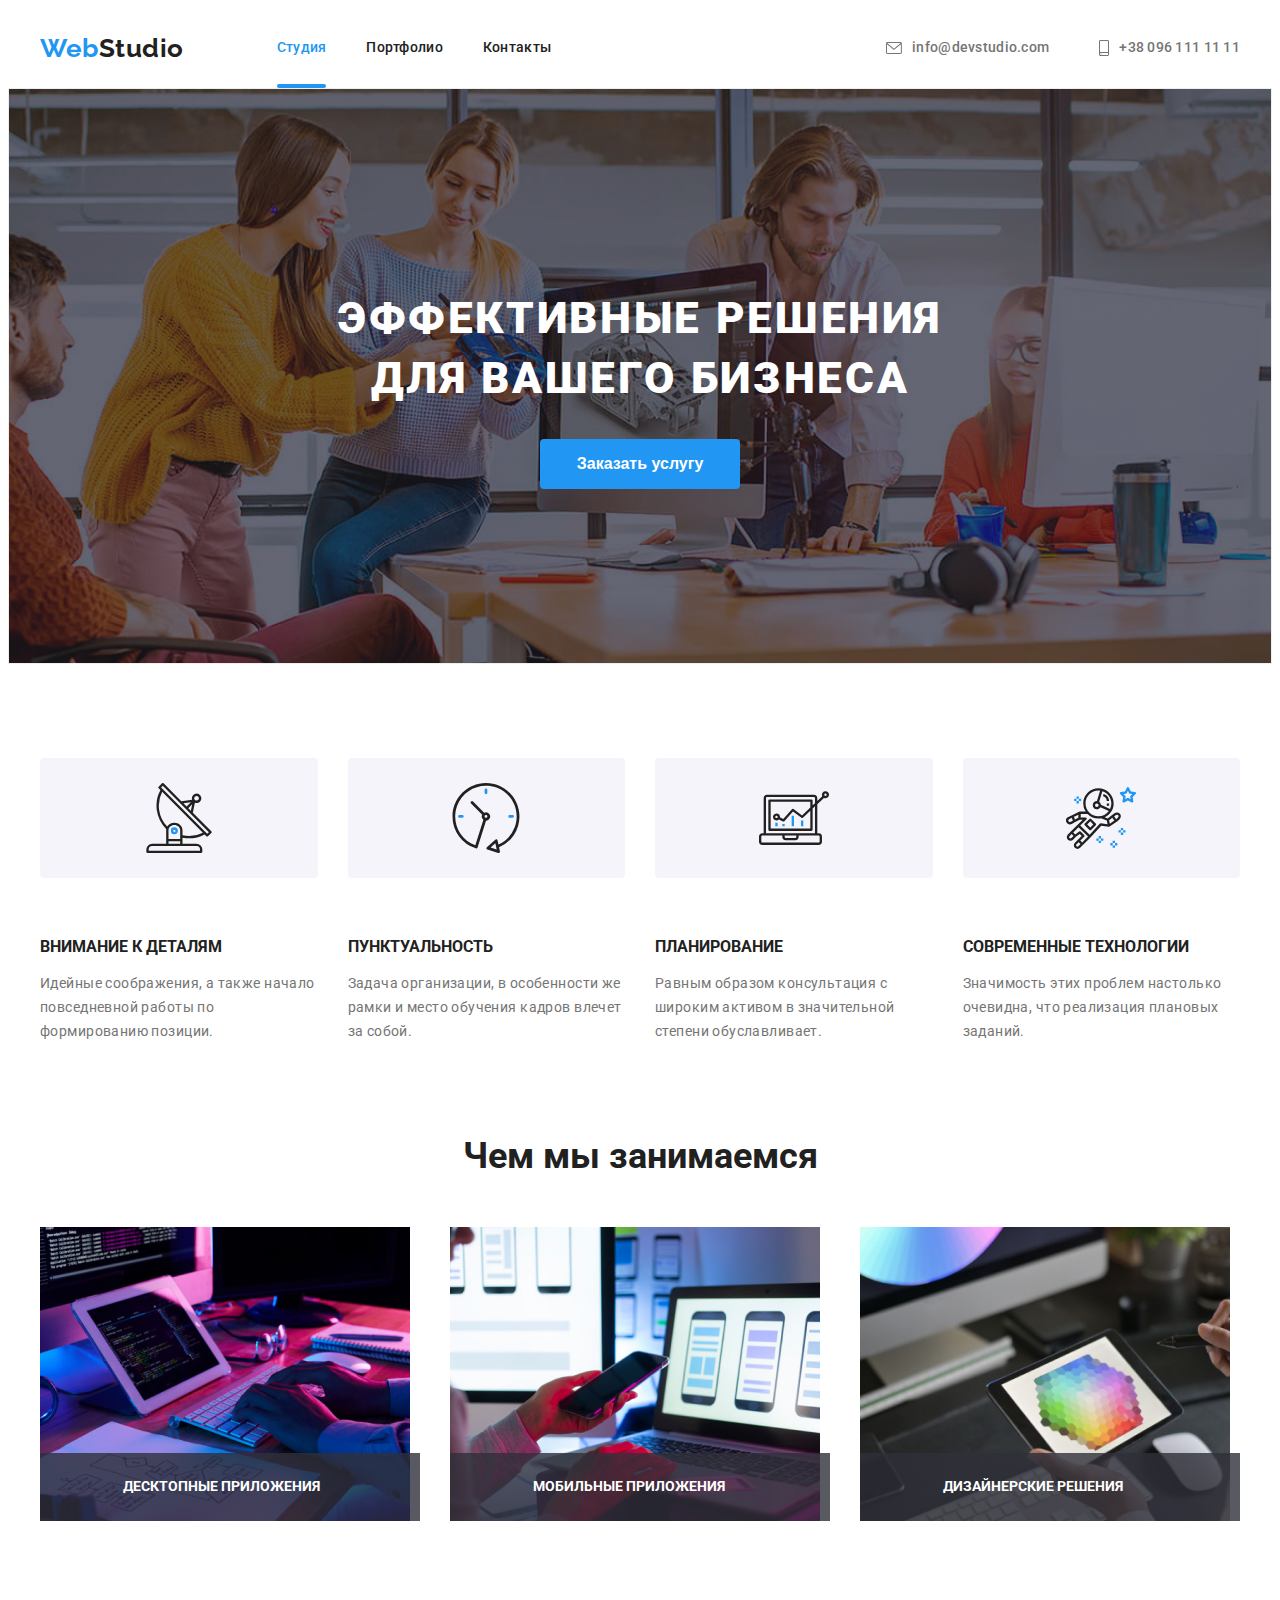
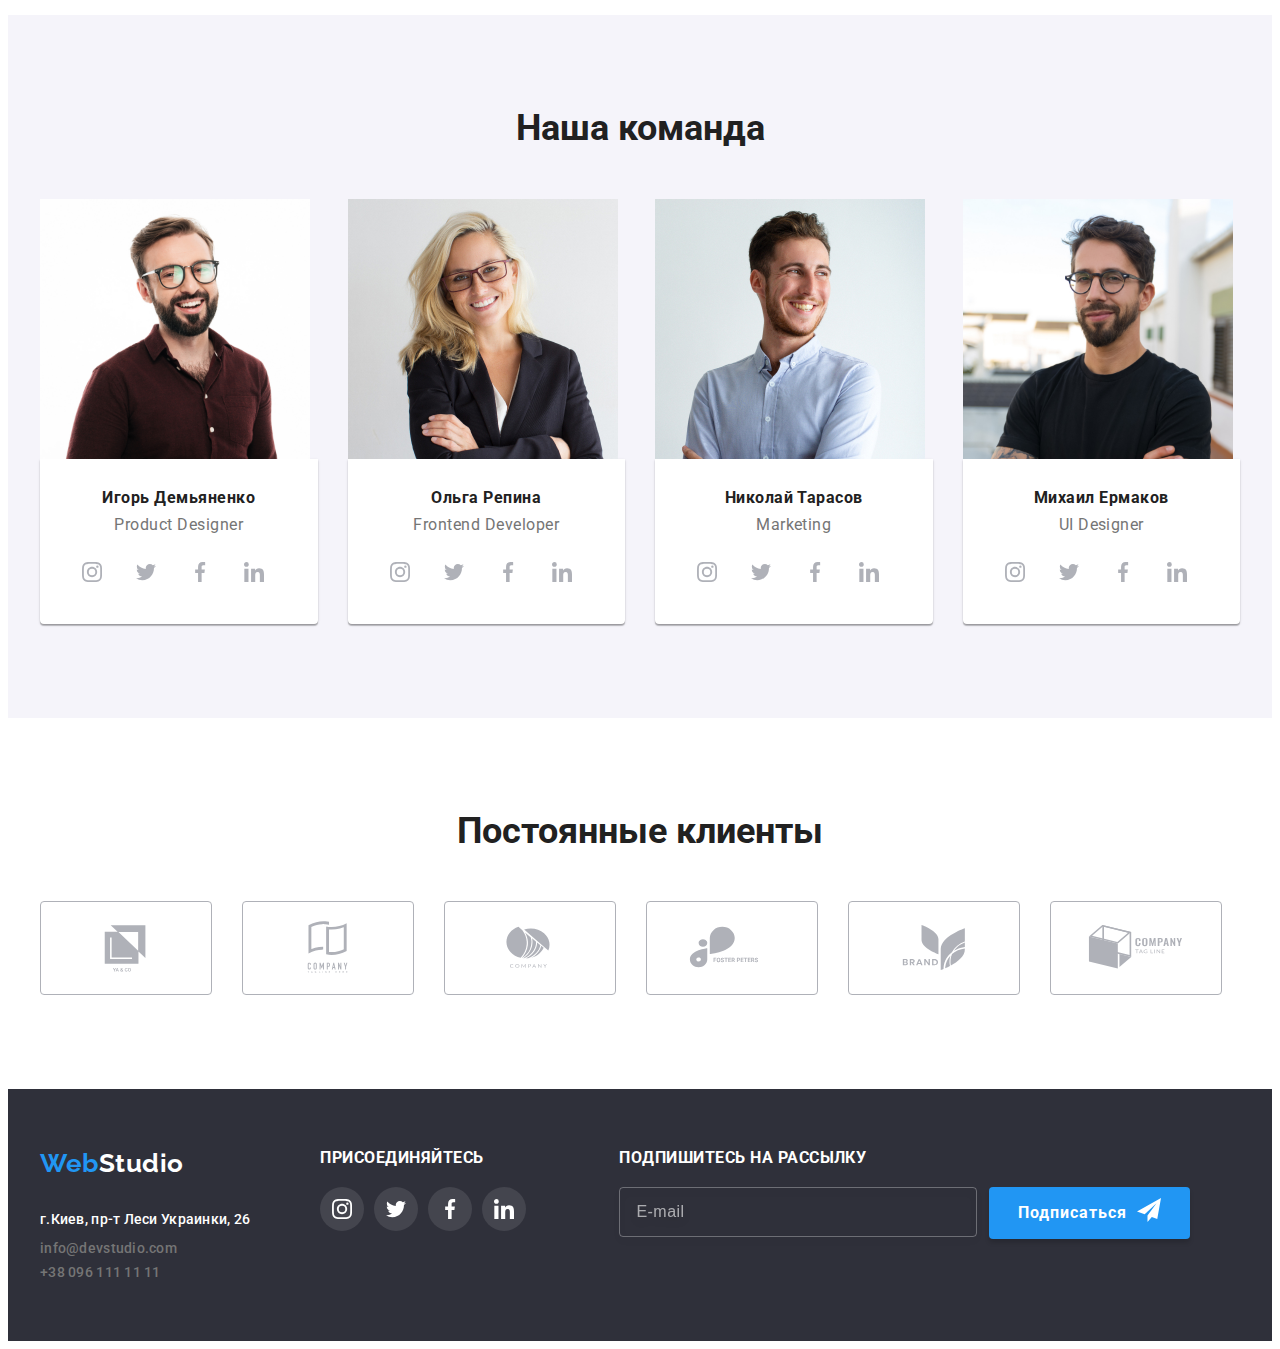
<file: index.html>
<!DOCTYPE html>
    <html lang="ru">
    <head>
        <meta charset="UTF-8">
        <meta http-equiv="X-UA-Compatible" content="IE=edge">
        <meta name="viewport" content="width=device-width, initial-scale=1.0">
        <title>HOMEWORK6</title>
        <link href="https://fonts.googleapis.com/css2?family=Raleway:wght@700&family=Roboto:wght@400;500;700;900&display=swap" 
        rel="stylesheet">
        <link rel="stylesheet" href="https://cdnjs.cloudflare.com/ajax/libs/modern-normalize/1.1.0/modern-normalize.min.css" integrity="sha512-wpPYUAdjBVSE4KJnH1VR1HeZfpl1ub8YT/NKx4PuQ5NmX2tKuGu6U/JRp5y+Y8XG2tV+wKQpNHVUX03MfMFn9Q==" crossorigin="anonymous" referrerpolicy="no-referrer" />
        <link rel="stylesheet" href="css/styles.css">


    </head>

    <body>
    <header>
        <div class="main-nav container">
        <nav class="main-nav">
        <a href="" class="logo"><span class="letters">Web</span><span>Studio</span></a>
        <ul class="nav-list">
            <li class="navigate"><a href="./index.html" class="link-current">Студия</a></li>
            <li class="navigate"><a href="./portfolio.html" class="link">Портфолио</a></li>
            <li class="navigate"><a href="" class="link">Контакты</a></li>
        </ul>
        </nav>  
            <ul class="contact-info">   
            <li class="navigate">
                <a class="comunication" href="mailto:info@devstudio.com">
                    <svg class="letter" width="16" height="12">
                    <use href="./images/icons.svg#letter">
                    </use>
                </svg>
                    info@devstudio.com</a>
            </li>
            <li class="navigate"><a class="comunication" href="tel:+380961111111">
                <svg class="smartphone" width="10" height="16">
                    <use href="./images/icons.svg#smartphone">
                    </use>
                </svg>
                +38 096 111 11 11</a>
            </li>
    </ul>
</div>
    </header>
    <main>
    <!-- cекция hero -->
        <section class="hero">
            <div class="container">
            <h1 class="main-header">Эффективные решения<br>для вашего бизнеса</h1>
            <button type="button" class="btn-link" data-modal-open>Заказать услугу</button>
</div>

                <!-- модальное окно -->
                <div class="backdrop is-hidden" data-modal>
                    <div class="backdrop-form">
                        <!-- ФОРМА заполнения -->
                        <button class="backdrop-btn" type="button"  data-modal-close>
                            <svg class="backdrop-icon" width="18" height="18">
                             <use href="./images/icons.svg#close-black"></use>
                            </svg>
                           </button>
                        <form class="form" autocomplete="off">
                            <h3 class="header-form">Оставьте свои данные, мы вам перезвоним</h3>
                            <label class="form-field">
                                <span class="form-label">Имя</span>
                                <span class="form-location">
                                    <input class="form-input" 
                                    name="text"
                                    placeholder=" "
                                    type="text">
                                    <svg class="form-icon" width="18" height="18">
                                        <use href="./images/icons.svg#person">
                                        </use>
                                    </svg>
                                </span>
                            </label>
                            <label class="form-field">
                                <span class="form-label">Телефон</span>
                                <span class="form-location">
                                    <input class="form-input" 
                                    name="tel"
                                    placeholder=" "
                                    type="tel">
                                    <svg class="form-icon" width="18" height="18">
                                        <use href="./images/icons.svg#phone1">
                                        </use>
                                    </svg>
                                </span>
                            </label>
                            <label class="form-field">
                                <span class="form-label">Почта</span>
                                <span class="form-location">
                                    <input class="form-input" 
                                    name="email"
                                    placeholder=" "
                                    type="email">
                                    <svg class="form-icon" width="18" height="18">
                                        <use href="./images/icons.svg#mail">
                                        </use>
                                    </svg>
                                </span>
                            </label>
                            <label class="form-field">
                                <span class="hero-comment-form-label form-label">Комментарий</span>
                                <textarea class="hero-form-comment hero-form-input" name="comment" rows="10" placeholder="Введите текст"></textarea>
                            </label>
                            <label class="form-field-set">
                                <input class="hero-form-checkbox form-input" type="checkbox" name="policy">
                                 <svg class="icon-check" width="16" height="15">
                                  <use href="./images/icons.svg#icon-check"></use>
                              </svg>
                                <span class="hero-policy-form-label form-label">Соглашаюсь с рассылкой и принимаю 
                                  <a class="hero-form-link" href="">Условия договора</a>
                                </span>
                               
                             </label>
                              <button class="btn-submision" type="submit">Отправить</button>
                    </form>
                </div>
            </div>
        </section>

        
        <!-- cекция 2 список-->
        <section class="structure-company">
            <div class="container">
            <h2 hidden>Механика и структура работы</h2>
            <ul class="advantage">
                <li class="list-item">
                    <div class="picture-cards">
                    <svg class="header-icons" width="70" height="70">
                     <use href="./images/icons.svg#antenna">
                     </use>
                </svg>
            </div>
                    <h3 class="tools">Внимание к деталям</h3>
                    <p class="tools-topic">Идейные соображения, а также начало повседневной работы по формированию позиции.</p>
                </li>
                <li class="list-item">
                    <div class="picture-cards">
                    <svg class="header-icons" width="70" height="70">
                        <use href="./images/icons.svg#clock">
                        </use>
                   </svg>
                </div>
                    <h3 class="tools">Пунктуальность</h3>
                    <p class="tools-topic">Задача организации, в особенности же рамки и место обучения кадров влечет за собой.</p>
                </li>
                <li class="list-item">
                    <div class="picture-cards">
                    <svg class="header-icons" width="70" height="70">
                        <use href="./images/icons.svg#diagram">
                        </use>
                   </svg>
                </div>
                    <h3 class="tools">Планирование</h3>
                    <p class="tools-topic">Равным образом консультация с широким активом в значительной степени обуславливает.</p>
                </li>
                <li class="list-item">
                    <div class="picture-cards">
                    <svg class="header-icons" width="70" height="70">
                        <use href="./images/icons.svg#astronaut">
                        </use>
                   </svg>
                </div>
                    <h3 class="tools">Современные технологии</h3>
                    <p class="tools-topic">Значимость этих проблем настолько очевидна, что реализация плановых заданий.</p>
                </li>
            </ul>
        </div>
        
        </section>
   
<!-- секция 3 -->
        <section class="structure-companies">
            <div class="container-second">
            <h2 class="description">Чем мы занимаемся</h2>
            <ul class="flex-element">
                <li class="item">
                    <div class="thumbers">
                    <img  src="images/img(1).jpg" alt="computer" width="370" height="294">
                    <div class="thumbs">
                        <h3 class="describe-offers">Десктопные приложения</h3>
                </div>
            </div>
                </li>
            
                <li class="item">
                    <div class="thumbers">
                    <img  src="images/img(2).jpg" alt="phone" width="370" height="294">
                    <div class="thumbs">
                        <h3 class="describe-offers">Мобильные приложения</h3>
                </div>
            </div>
                </li>
                <li class="item">
                    <div class="thumbers">
                    <img  src="images/img(3).jpg" alt="tablet" width="370" height="294">
                    <div class="thumbs">
                        <h3 class="describe-offers">Дизайнерские решения</h3>
                    </div>
                </div>
                </li>
            </ul>
       </div>
        </section>
    <!--cекция 4 -->
 
           <section class="team-dream">
               <div class="container">
                   <h2 class="description">Наша команда</h2>
            <ul class="prof-list">
                <li class="items"> 
                <img class="no-gap" src="images/proddesigner.jpg" alt="Product Designer" width="270" height="260">
                <div class="card-item">
                <h3 class="surname">Игорь Демьяненко</h3>
                <p class="position">Product Designer</p>
                <ul class="networks">
                <li class="social-items">
                    <a class="social-things" href="instagram">
                    <svg class="messengers" width="20" height="20">
                        <use href="./images/icons.svg#instagram">
                        </use>
                   </svg>
                </a>
                </li>
                <li class="social-items">
                    <a class="social-things" href="twitter">
                    <svg class="messengers" width="20" height="20">
                        <use href="./images/icons.svg#twitter">
                        </use>
                   </svg>
                </a>
                </li>
                <li class="social-items">
                    <a class="social-things" href="facebook">
                    <svg class="messengers" width="20" height="20">
                        <use href="./images/icons.svg#facebook">
                        </use>
                   </svg>
                </a>
                </li>
                <li class="social-items">
                    <a class="social-things" href="linkedin">
                    <svg class="messengers" width="20" height="20">
                        <use href="./images/icons.svg#linkedin">
                        </use>
                   </svg>
                </a>
                </li>
            </ul>
            </div>
            </li>
                <li class="items">
                <img class="no-gap" src="images/frontdev.jpg" alt="Frontend Developer" width="270" height="260">
                <div class="card-item">
                <h3 class="surname">Ольга Репина</h3>
                <p class="position">Frontend Developer</p>
                <ul class="networks">
                    <li class="social-items">
                        <a class="social-things" href="instagram">
                        <svg class="messengers" width="20" height="20">
                            <use href="./images/icons.svg#instagram">
                            </use>
                       </svg>
                    </a>
                    </li>
                    <li class="social-items">
                        <a class="social-things" href="twitter">
                        <svg class="messengers" width="20" height="20">
                            <use href="./images/icons.svg#twitter">
                            </use>
                       </svg>
                    </a>
                    </li>
                    <li class="social-items">
                        <a class="social-things" href="facebook">
                        <svg class="messengers" width="20" height="20">
                            <use href="./images/icons.svg#facebook">
                            </use>
                       </svg>
                    </a>
                    </li>
                    <li class="social-items">
                        <a class="social-things" href="linkedin">
                        <svg class="messengers" width="20" height="20">
                            <use href="./images/icons.svg#linkedin">
                            </use>
                       </svg>
                    </a>
                    </li>
                </ul>
            </div>
            </li>
                <li class="items"> 
                <img class="no-gap" src="images/marketing.jpg" alt="Marketing" width="270" height="260">
                <div class="card-item">
                <h3 class="surname">Николай Тарасов</h3>
            <p class="position">Marketing</p>
            <ul class="networks">
                <li class="social-items">
                    <a class="social-things" href="instagram">
                    <svg class="messengers" width="20" height="20">
                        <use href="./images/icons.svg#instagram">
                        </use>
                   </svg>
                </a>
                </li>
                <li class="social-items">
                    <a class="social-things" href="twitter">
                    <svg class="messengers" width="20" height="20">
                        <use href="./images/icons.svg#twitter">
                        </use>
                   </svg>
                </a>
                </li>
                <li class="social-items">
                    <a class="social-things" href="facebook">
                    <svg class="messengers" width="20" height="20">
                        <use href="./images/icons.svg#facebook">
                        </use>
                   </svg>
                </a>
                </li>
                <li class="social-items">
                    <a class="social-things" href="linkedin">
                    <svg class="messengers" width="20" height="20">
                        <use href="./images/icons.svg#linkedin">
                        </use>
                   </svg>
                </a>
                </li>
            </ul>
        </div>
            </li>
            <li class="items">
            <img class="no-gap" src="images/uidesigner.jpg" alt="UI Designer" width="270" height="260">
            <div class="card-item">
            <h3 class="surname">Михаил Ермаков</h3>
        <p class="position">UI Designer</p>
        <ul class="networks">
            <li class="social-items">
                <a class="social-things" href="instagram">
                <svg class="messengers" width="20" height="20">
                    <use href="./images/icons.svg#instagram">
                    </use>
               </svg>
            </a>
            </li>
            <li class="social-items">
                <a class="social-things" href="twitter">
                <svg class="messengers" width="20" height="20">
                    <use href="./images/icons.svg#twitter">
                    </use>
               </svg>
            </a>
            </li>
            <li class="social-items">
                <a class="social-things" href="facebook">
                <svg class="messengers" width="20" height="20">
                    <use href="./images/icons.svg#facebook">
                    </use>
               </svg>
            </a>
            </li>
            <li class="social-items">
                <a class="social-things" href="linkedin">
                <svg class="messengers" width="20" height="20">
                    <use href="./images/icons.svg#linkedin">
                    </use>
               </svg>
            </a>
            </li>
        </ul>
        </div>
        </li> 
        </ul>
</div>
         </section>

         <!-- cекция 5 -->
         <section class="structure-company">
            <div class="container">
                <h2 class="description">Постоянные клиенты</h2>
                <ul class="coloboration">
                    <li class="peer-part">
                        <a class="partners" href="union1">
                            <svg class="partnership" width="106" height="60">
                                <use href="./images/icons.svg#union1">
                                </use>
                           </svg>
                        </a>  
                    </li>
                    <li class="peer-part">
                        <a class="partners" href="union2">
                            <svg class="partnership" width="106" height="60">
                                <use href="./images/icons.svg#union2">
                                </use>
                           </svg>
                        </a>  
                    </li>
                    <li class="peer-part">
                        <a class="partners" href="union3">
                            <svg class="partnership" width="106" height="60">
                                <use href="./images/icons.svg#union3">
                                </use>
                           </svg>
                        </a>  
                    </li>
                    <li class="peer-part">
                        <a class="partners" href="uaandco">
                            <svg class="partnership" width="106" height="60">
                                <use href="./images/icons.svg#union4">
                                </use>
                           </svg>
                        </a>  
                    </li>
                    <li class="peer-part">
                        <a class="partners" href="uaandco">
                            <svg class="partnership" width="106" height="60">
                                <use href="./images/icons.svg#union5">
                                </use>
                           </svg>
                        </a>  
                    </li>
                    <li class="peer-part">
                        <a class="partners" href="uaandco">
                            <svg class="partnership" width="106" height="60">
                                <use href="./images/icons.svg#union6">
                                </use>
                           </svg>
                        </a>  
                    </li>
                </ul>
            </div>
        </section>

        </main>
        <footer class="adress-details">
            <div class="separation">
                <div class="output">
            <a href="#" class="logo-footer"><span class="letters">Web</span><span class="color">Studio</span></a>
         <address>
            <ul class="footer-list">
           <li class="random">
               <a href="https://goo.gl/maps/Ega7JQtFbg4uDQiL7" target="_blank" rel="noopener noreferrer" class="town-adress">г.Киев, пр-т Леси Украинки, 26</a></li>
           <li class="random"><a href="mailto:info@devstudio.com" class="comunications">info@devstudio.com</a></li>
           <li class="random"><a href="tel:+380961111111" class="comunications">+38 096 111 11 11</a></li> 
        </ul>
        </address> 
    </div>
    <div class="container-networks">
        <h3 class="footer-adds">присоединяйтесь</h3>
        <ul class="network">
            <li class="social-items">
                <a class="social-thing" href="instagram">
                <svg class="messengers" width="20" height="20">
                    <use href="./images/icons.svg#instagram">
                    </use>
               </svg>
            </a>
            </li>
            <li class="social-items">
                <a class="social-thing" href="twitter">
                <svg class="messengers" width="20" height="20">
                    <use href="./images/icons.svg#twitter">
                    </use>
               </svg>
            </a>
            </li>
            <li class="social-items">
                <a class="social-thing" href="facebook">
                <svg class="messengers" width="20" height="20">
                    <use href="./images/icons.svg#facebook">
                    </use>
               </svg>
            </a>
            </li>
            <li class="social-items">
                <a class="social-thing" href="linkedin">
                <svg class="messengers" width="20" height="20">
                    <use href="./images/icons.svg#linkedin">
                    </use>
               </svg>
            </a>
            </li>
        </ul>
    </div>
    <div class="subscribe">
        <form class="form" autocomplete="off">
          <h3 class="footer-adds">Подпишитесь на рассылку</h3>
          <div class="subscribe-wrapper">
            <label class="subscribe-form-field">
              <input class="subscribe-form-input" placeholder="E-mail" type="email" name="email">
              <span class="subscribe-form-label" hidden>Почта</span>
          </label>
          
          <button class="btn-linker" type="submit">Подписаться
            <svg class="subscribe-social-icon" width="24" height="24">
              <use href="./images/icons.svg#plane"></use>
            </svg>
          </button>
          </div>
        </form>
      </div>
</div>
    </footer>
    <script src="./js/modal.js"></script>
        </body>
        </html>
</file>
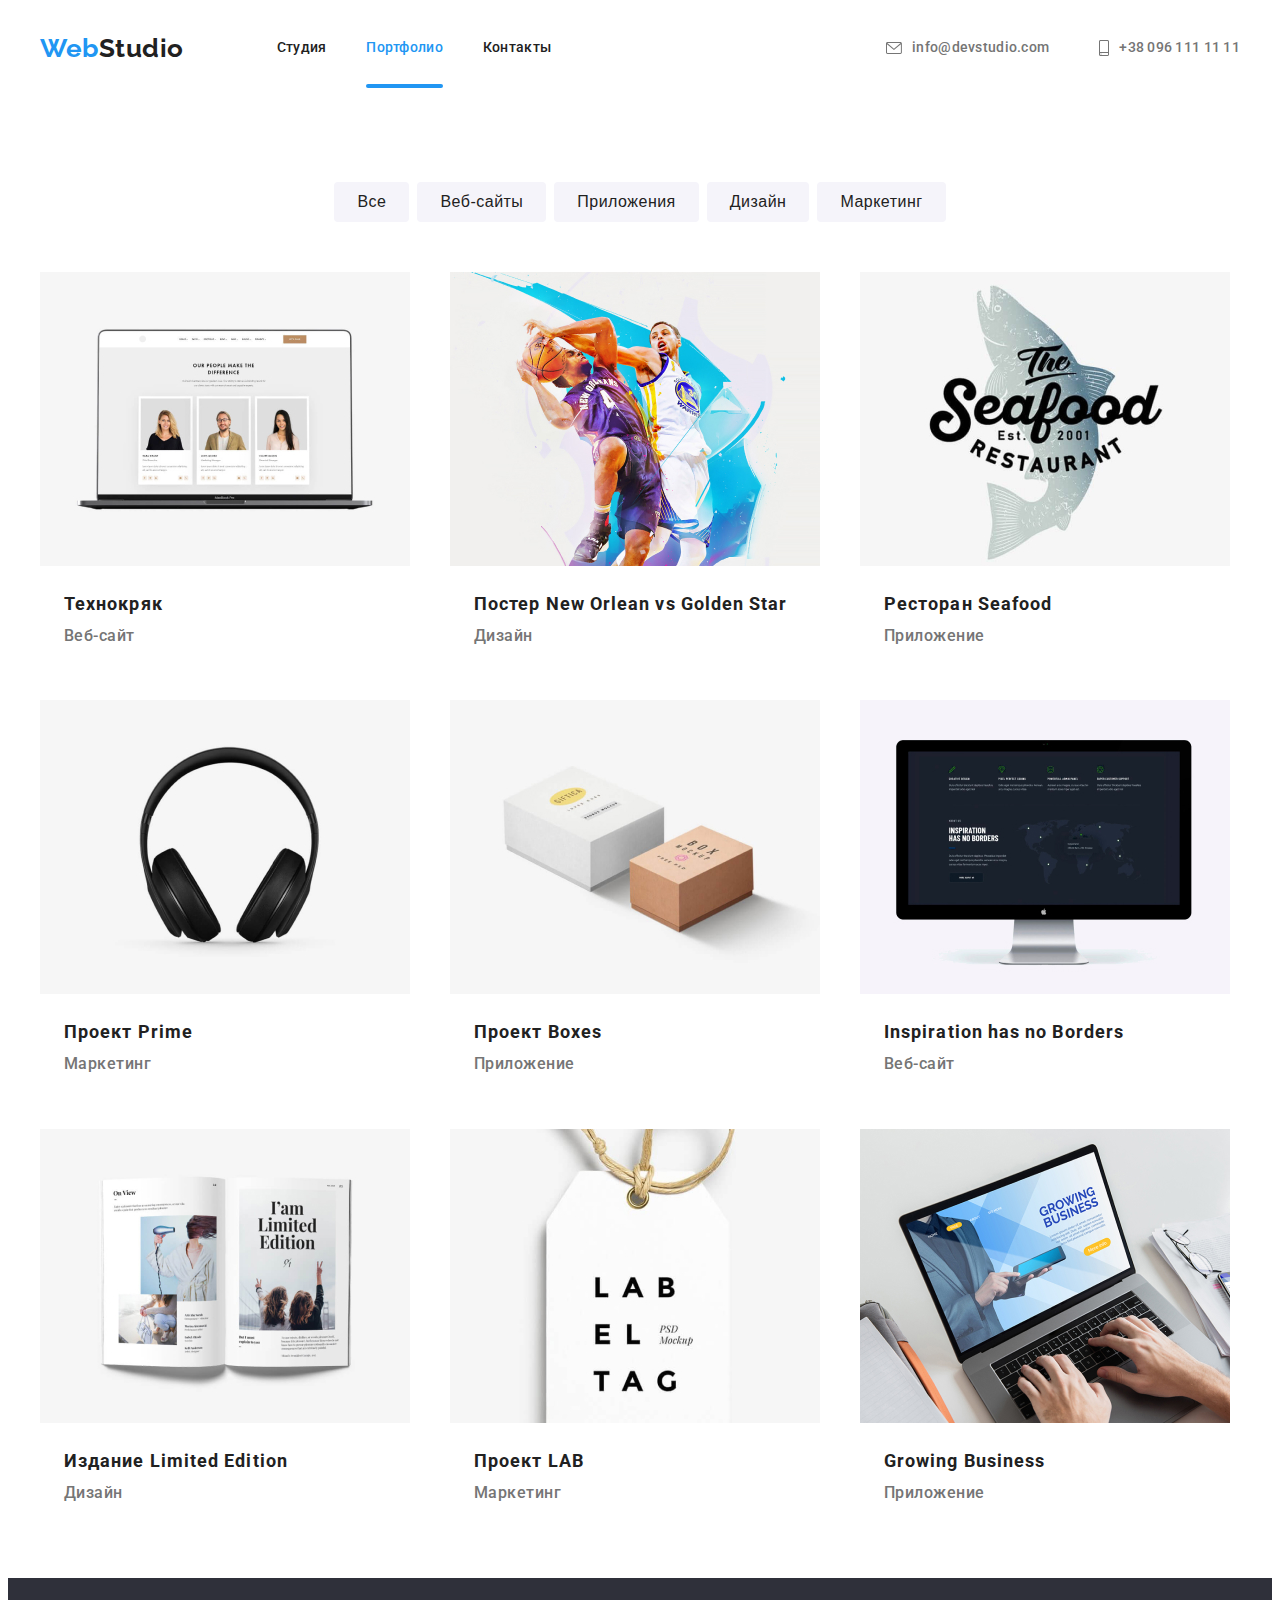
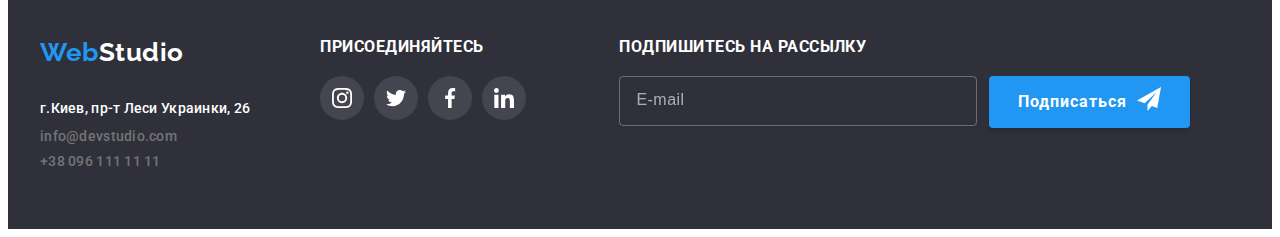
<file: portfolio.html>
<!DOCTYPE html>
<html lang="ru">
<head>
    <meta charset="UTF-8">
    <meta http-equiv="X-UA-Compatible" content="IE=edge">
    <meta name="viewport" content="width=device-width, initial-scale=1.0">
    <title>portfolio</title>
    <link href="https://fonts.googleapis.com/css2?family=Raleway:wght@700&family=Roboto:wght@400;500;700;900&display=swap" 
        rel="stylesheet">
        <link rel="stylesheet" href="https://cdnjs.cloudflare.com/ajax/libs/modern-normalize/1.1.0/modern-normalize.min.css" integrity="sha512-wpPYUAdjBVSE4KJnH1VR1HeZfpl1ub8YT/NKx4PuQ5NmX2tKuGu6U/JRp5y+Y8XG2tV+wKQpNHVUX03MfMFn9Q==" crossorigin="anonymous" referrerpolicy="no-referrer" />
        <link rel="stylesheet" href="css/styles.css">
</head>
    <body>
        <header>
            <div class="main-nav container">
            <nav class="main-nav">
            <a href="" class="logo"><span class="letters">Web</span><span>Studio</span></a>
            <ul class="nav-list">
                <li class="navigate"><a href="./index.html" class="link">Студия</a></li>
                <li class="navigate"><a href="./portfolio.html" class="link-current">Портфолио</a></li>
                <li class="navigate"><a href="" class="link">Контакты</a></li>
            </ul>
        </nav>  
        <ul class="contact-info">   
            <li class="navigate">
                <a class="comunication" href="mailto:info@devstudio.com">
                    <svg class="letter" width="16" height="12">
                    <use href="./images/icons.svg#letter">
                    </use>
                </svg>
                    info@devstudio.com</a>
            </li>
            <li class="navigate"><a class="comunication" href="tel:+380961111111">
                <svg class="smartphone" width="10" height="16">
                    <use href="./images/icons.svg#smartphone">
                    </use>
                </svg>
                +38 096 111 11 11</a>
            </li>
    </ul>
</div>

    </header>
    <main>
<!--  карточки портфолио -->

<section class="cards-views">
    <div class="container">
    <h1 hidden>Портфолио вторая страница</h1>  

        <ul class="social-links">
        <li class="links-item"><button type="button" class="btn-links">Все</button></li>
        <li class="links-item"><button type="button" class="btn-links">Веб-сайты</button></li>
        <li class="links-item"><button type="button" class="btn-links">Приложения</button></li>
        <li class="links-item"><button type="button" class="btn-links">Дизайн</button></li>
        <li class="links-item"><button type="button" class="btn-links">Маркетинг</button></li>
    </ul>
    
    <ul class="cards-view">
        <li class="image-frame"> 
        <a class="cards-icons" href=""> 
            <div class="thumber-shumber">
            <img 
            src="images/portfolio-photos/website.jpg" alt="" width="370" height="294">
            <div class="overlay-card">
            <p class="overlay-text">Ресурс предлагает комплексные предложения с разным уровнем функционала и сервисов. Все это позволит посетителю получить исчерпывающие сведения о компании или частном лице.</p>
            </div>
        </div>
            <div class="card-items">
            <h2 class="header-size">Технокряк</h2>
        <p class="positions">Веб-сайт</p>
    </div>
</a>
    </li>

            <li class="image-frame"> 
                <a class="cards-icons" href="">
                    <div class="thumber-shumber">
                    <img 
                    src="images/portfolio-photos/design.jpg" alt="" width="370" height="294">
                    <div class="overlay-card">
                        <p class="overlay-text">Ресурс предлагает комплексные предложения с разным уровнем функционала и сервисов. Все это позволит посетителю получить исчерпывающие сведения о компании или частном лице.</p>
                        </div>
                    </div>
                    <div class="card-items">
            <h2 class="header-size">Постер New Orlean vs Golden Star</h2>
            <p class="positions">Дизайн</p>
        </div>
    </a>
        </li>
                <li class="image-frame"> 
                    <a class="cards-icons" href="">
                        <img 
                        src="images/portfolio-photos/restaurant.jpg" alt="" width="370" height="294">
                        <div class="card-items">
                        <h2 class="header-size">Ресторан Seafood</h2>
                <p class="positions">Приложение</p>
            </div>
        </a>
            </li>
                    <li class="image-frame"> 
                        <a class="cards-icons" href="">
                            <img src="images/portfolio-photos/marketproject.jpg" alt="" width="370" height="294">
                            <div class="card-items">
                            <h2 class="header-size">Проект Prime</h2>
                    <p class="positions">Маркетинг</p>
                </div>
            </a>
                </li>
                        <li class="image-frame"> 
                            <a class="cards-icons" href="">
                                <img src="images/portfolio-photos/application.jpg" alt="" width="370" height="294">
                                <div class="card-items">
                                <h2 class="header-size"> Проект Boxes</h2>
                        <p class="positions">Приложение</p>
                    </div>
                </a>
                    </li>
                            <li class="image-frame">  
                                <a class="cards-icons" href="">
                                    <img src="images/portfolio-photos/desktop.jpg" alt="" width="370" height="294">
                                    <div class="card-items">
                                    <h2 class="header-size">Inspiration has no Borders</h2>
                            <p class="positions">Веб-сайт</p>
                        </div>
                    </a>
                        </li>
                                <li class="image-frame"> 
                                    <a class="cards-icons" href="">
                                        <img src="images/portfolio-photos/jurnal.jpg" alt="" width="370" height="294">
                                        <div class="card-items">
                                        <h2 class="header-size">Издание Limited Edition</h2>
                                <p class="positions">Дизайн</p>
                            </div>
                        </a>
                            </li>
                                    <li class="image-frame"> 
                                        <a class="cards-icons" href="">
                                            <img src="images/portfolio-photos/labproject.jpg" alt="" width="370" height="294">
                                            <div class="card-items">
                                            <h2 class="header-size">Проект LAB</h2>
                                    <p class="positions">Маркетинг</p>
                                </div>
                            </a>
                                </li>
                                        <li class="image-frame"> 
                                            <a class="cards-icons" href="">
                                                <img src="images/portfolio-photos/noteonlaptop.jpg" alt="" width="370" height="294">
                                                <div class="card-items">
                                                <h2 class="header-size">Growing Business</h2>
                                        <p class="positions">Приложение</p>
                                    </div>
                                </a>
                                    </li>
                                        </ul>  
                                    </div>
                                
</section>
 </main>
 <footer class="adress-details">
    <div class="separation">
        <div class="output">
    <a href="#" class="logo-footer"><span class="letters">Web</span><span class="color">Studio</span></a>
 <address>
    <ul class="footer-list">
   <li class="random">
       <a href="https://goo.gl/maps/Ega7JQtFbg4uDQiL7" target="_blank" rel="noopener noreferrer" class="town-adress">г.Киев, пр-т Леси Украинки, 26</a></li>
   <li class="random"><a href="mailto:info@devstudio.com" class="comunications">info@devstudio.com</a></li>
   <li class="random"><a href="tel:+380961111111" class="comunications">+38 096 111 11 11</a></li> 
</ul>
</address> 
</div>
<div class="container-networks">
<h3 class="footer-adds">присоединяйтесь</h3>
<ul class="network">
    <li class="social-items">
        <a class="social-thing" href="instagram">
        <svg class="messengers" width="20" height="20">
            <use href="./images/icons.svg#instagram">
            </use>
       </svg>
    </a>
    </li>
    <li class="social-items">
        <a class="social-thing" href="twitter">
        <svg class="messengers" width="20" height="20">
            <use href="./images/icons.svg#twitter">
            </use>
       </svg>
    </a>
    </li>
    <li class="social-items">
        <a class="social-thing" href="facebook">
        <svg class="messengers" width="20" height="20">
            <use href="./images/icons.svg#facebook">
            </use>
       </svg>
    </a>
    </li>
    <li class="social-items">
        <a class="social-thing" href="linkedin">
        <svg class="messengers" width="20" height="20">
            <use href="./images/icons.svg#linkedin">
            </use>
       </svg>
    </a>
    </li>
</ul>
</div>
<div class="subscribe">
    <form class="form" autocomplete="off">
      <h3 class="footer-adds">Подпишитесь на рассылку</h3>
      <div class="subscribe-wrapper">
        <label class="subscribe-form-field">
          <input class="subscribe-form-input" placeholder="E-mail" type="email" name="mail">
          <span class="subscribe-form-label" hidden>Почта</span>
      </label>
      
      <button class="btn-linker" type="submit">Подписаться
        <svg class="subscribe-social-icon" width="24" height="24">
          <use href="./images/icons.svg#plane"></use>
        </svg>
      </button>
      </div>
    </form>
  </div>
</div>
</footer>
</body>
</html>
</file>
<file: css/styles.css>
:root{
    --primary-text-color:#757575;
    --title-text-color:#212121;
    --accent-color:#2196F3;
    --accent-color-second:#fff;
    --accent-color-header:#2196F3;
    --accent-bgc-hero:#2F303A;
    --accent-bgc-fonescreen:#C4C4C4;
    --accent-bgc-folio:#F5F4FA;
    --accent-border-color:#EEEEEE;
    --border-line:#ECECEC;
    --accent-color-networks:#AFB1B8;
    /* border 30 px between cards */
    --card-border-item:30px;
    --border-shadow-area:0px 1px 3px rgba(0, 0, 0, 0.12), 
    0px 1px 1px rgba(0, 0, 0, 0.14), 0px 2px 1px rgba(0, 0, 0, 0.2);
    --border-radius:0px 0px 4px 4px;
    --shadow-area-portfolio: 0px 3px 1px rgba(0, 0, 0, 0.1), 0px 1px 2px rgba(0, 0, 0, 0.08), 0px 2px 2px rgba(0, 0, 0, 0.12);
    --shadow-area-portfolio-card:0px 1px 1px rgba(0, 0, 0, 0.12), 0px 4px 4px rgba(0, 0, 0, 0.06), 1px 4px 6px rgba(0, 0, 0, 0.16);
    --timing-function:cubic-bezier(0.4, 0, 0.2, 1);
    }


    
    body{
        font-family:Roboto,sans-serif;
        font-size:14px;
        color:var(--primary-text-color);
        text-decoration:none;
      }
    /* Класы чтобы убрать точки списка */
    ul,li{
      list-style-type: none;
      padding: 0;
      margin: 0;
      }
    
      header{
        border-bottom: 1px solid var(--accent-border);
      }

    .container{
      width: 1200px;
      padding-left: 15px;
      padding-right: 15px;
      margin-left: auto;
      margin-right: auto;
    }
      
      

    .structure-company{
      padding-top: 94px;
      padding-bottom: 94px;
    }
    

    .main-nav{
      display: block;
      display:flex;
      align-items: center;
    }
    
      .logo {
        
        display: inline-block;
        margin-right: 93px;
    
        font-family: Raleway,sans-serif;
        font-weight: 700;
        font-size: 26px;
        line-height: 1.1;
        color:var(--title-text-color);
        text-decoration: none;
        padding-top: 24px;
        padding-bottom: 24px;
        transition: transform 250ms var(--timing-function);
        
      } 
    
    .logo:hover,
    .logo:focus
    {
        color:var(--accent-color);  
    }
    
      .letters{
          color:var(--accent-color);
      }
    
      .nav-list{
      display: flex;
      font-size: 14px;
      line-height: 1.1;
      text-decoration: none;
      
      color:var(--title-text-color);
      font-weight:500;
      font-size: 14px;
      line-height: 1.1;
      letter-spacing: 0.02em;
      }
    
      .nav-list .link{
        padding-top: 32px; 
        padding-bottom: 32px;
        display: block;
        text-align: center;
        font-weight: 500;
        font-size: 14px;
        line-height: 1.1;
        letter-spacing: 0.02em;
        color: var(--title-text-color);
        transition: color 250ms var(--timing-function);
  
      }
    /* подчеркивание границы перехода */
      .link-current{
        padding-top: 32px; 
        padding-bottom: 32px;
        display: block;
        text-align: center;
        font-weight: 500;
        font-size: 14px;
        line-height: 1.1;
        letter-spacing: 0.02em;
       color:var(--accent-color-header);
       
       position: relative;
       
      }

      .link-current::after{
        content: '';
        position: absolute;
        width: 100%;
        left: 0;
        bottom: 0;
        height: 4px;
        border-radius: 2px;
        background-color: var(--accent-color);
        transition: color 250ms var(--timing-function);
      }
      

     .nav-list .navigate{
      
    margin-right: 50px;
    display: block;
     }
    
     .nav-list .navigate:last-child{
      margin-right: 0;
     }
    
     .nav-list .navigate:not(:last-child){
     
      margin-right: 40px;
     }
    
      .nav-list .link:hover,
      .nav-list .link:focus
      {  
      
        color: var(--accent-color);
      }
    
    
      .contact-info{
       display: flex;
       align-items: center;
       margin-left: auto;
      }
    
      .contact-info .navigate:not(:last-child){
      margin-right: 50px;
    
      }


      .main-nav .comunication{
        display: flex;
        align-items: center;
        color: var(--primary-text-color); 
        transition: color 250ms var(--timing-function);
      }
      
      .letter,
      .smartphone {
      margin-right: 10px;
      fill: currentColor;
      }
 
 
      /* активная ссылка при переходе на другую страницу*/
    
      
      /* интерактивные ссылки емейл и номер телефона */
      a {
       
        font-size: 14px;
        line-height: 1.1;
        text-decoration: none;
        color:var(--primary-text-color);
        font-weight: 500;
        font-size: 14px;
        line-height: 1.1;
        letter-spacing: 0.02em;
        font-style: normal;
        display:block;
      }
     
    
     .comunication{
      padding-top: 32px;
      padding-bottom: 32px;
      transition: color 250ms var(--timing-function);
     }

    .comunication:hover,
    .comunication:focus
    {
    
    color:var(--accent-color);
    }
    

    
      /* section hero */
    .hero {
      border: 1px solid var(--accent-border-color);
      background-color: var(--accent-bgc-fonescreen);
      text-align:center;
      padding-top: 200px;
      padding-bottom: 174px;

      background-image:linear-gradient( to bottom,  rgba(47, 48, 58, 0.4),  rgba(47, 48, 58, 0.4)),
      url(../images/fonescreen.jpg); 
      background-repeat: no-repeat;
      background-position: center;
      background-size: 1600px 600px; 
    }
    
      .main-header{
      color: var(--accent-color-second);
      font-weight: 900;
      font-size: 44px;
      line-height: 1.36;
      letter-spacing: 0.06em;
      text-transform: uppercase;
      padding: 0;
      margin: 0;
      margin-bottom: 30px;
      }
    
      /* кнопка */
    
 .btn-link{
    
      display: inline-block;
      border-radius: 4px;
      padding: 10px 32px;
      min-width: 200px;
      border: 1px solid transparent;
     
    
      color:var(--accent-color-second);
      background:var(--accent-color);
      font-weight: 700;
      font-size: 16px;
      line-height: 1.8;
      cursor: pointer;
    }

    
    .btn-link{
      transition: background-color 250ms cubic-bezier(0.4, 0, 0.2, 1);
    }
  
   
    
    /* модальное окно */

    .backdrop.is-hidden{
      opacity: 0;
    pointer-events: none;
    }

    .backdrop{
      position: fixed;
      top: 0;
      left: 0;
      width: 100%;
      height: 100%;
      background: rgba(0, 0, 0, 0.2);
      opacity: 1;
      visibility: visible;
      transition: opacity 250ms var(--timing-function);
      z-index: 1; 
    }

    .backdrop.is-hidden .backdrop-form{
      transform: translate(-50%, -50%) scale(0.4);
    transition: transform 250ms var(--timing-function);
      
    }

.backdrop-form {
  position: absolute;
  top: 50%;
  left: 50%;  
  transform: translate(-50%, -50%);  
  transition: transform 250ms var(--timing-function); 
  min-width: 528px;
  min-height: 581px;
  padding: 40px;
  background-color: var(--accent-color-second);
  box-shadow: 0px 1px 3px rgba(0, 0, 0, 0.12), 0px 1px 1px rgba(0, 0, 0, 0.14), 0px 2px 1px rgba(0, 0, 0, 0.2);
border-radius: 4px;
transition: transform 250ms var(--timing-function);
}

.backdrop-btn{
  position: absolute;
  top: 8px;
  right: 8px;
  width: 30px;
  height: 30px;
  border: 0;
  padding: 0;
  background-color: var(--accent-color-second);
  border: 1px solid rgba(0, 0, 0, 0.1);
  align-items: center;
  justify-content: center;
  cursor: pointer;
  transition: fill 250ms var(--timing-function);
  cursor: pointer;
display: flex;
align-items: center;
justify-content: center;
border-radius: 50%;
}


/* Заголовок формы */

.header-form{
  margin: 0;
  margin-bottom: 30px;
  font-weight: 700;
  font-size: 20px;
  color: var(--title-text-color);
  letter-spacing: 0.03em;
  line-height:1.15em;
}

/* ФОРМА заполнения */

.form{
  height: 100%;
  margin-left: auto;
  margin-right: auto;
  display: inline-block;
}


.header-form{
  font-weight: 700;
  font-size: 20px;
  line-height: 1.15;
  text-align: center;
  letter-spacing: 0.03em;
  color: var(--title-text-color);
  
  margin-bottom: 12px;
}

.form-field {
  position: relative;
  display: flex;
  flex-direction: column;
  margin-bottom: 10px;
  
}

.form-label {
  font-size: 12px;
  line-height: 1.17;
  letter-spacing: 0.01em;
  color: var(--primare-text-color);
  margin-right: 90%;
 
}

.form-location {
  position: relative;
  margin-top: 4px;
  
}


.form-input {
  width: 100%;
  height: 40px;
  margin: 0;
  padding: 0;
  padding-left: 42px;
  outline: none;
  color: var(--title-text-color);
  border: 1px solid rgba(33, 33, 33, 0.2);
  box-sizing: border-box;
  border-radius: 4px;
  transition: border 250ms var(--timing-function);
}

.form-icon {
  position: absolute;
  top: 50%;
  left: 12px;
  transform: translateY(-50%);
  display: inline-block;
  width: 18px;
  height: 18px;
  fill: var(--title-text-color);
  transition: fill 250ms var(--timing-function);
}

.hero-form-input{
    
    padding: 12px 16px;
    outline: transparent;
    color: var(--primare-text-color);
    border: 1px solid rgba(33, 33, 33, 0.2);
    box-sizing: border-box;
    border-radius: 4px;
    transition: border 250ms var(--timing-function);
  }



  .hero-form-comment::placeholder {
    color: rgba(117, 117, 117, 0.5);

}
  textarea {
    resize: none;
}

.form-input:hover ~ .form-icon,
.form-input:focus ~ .form-icon  {
 fill: var(--accent-color);
}

.backdrop-btn:hover,
.backdrop-btn:focus {
 fill: var(--accent-color);
}


.form-input:hover,
.form-input:focus,
.hero-form-input:checked {
  border: 1px solid var(--accent-color);
}

.hero-form-input:hover,
.hero-form-input:focus {
  border: 1px solid var(--accent-color);
}

.hero-form-comment {
  height: 117px;
  margin-top: 4px;
  font-size: 14px;
  line-height: 1.14;
  letter-spacing: 0.01em;
  color: var(--primare-text-color);
  padding: 12px 14px;
}

.hero-form-checkbox {
  position: absolute;
  border: 0;
  padding: 0;
  clip:rect(0 0 0 0);
  overflow: hidden;
}

.hero-policy-form-label{
  font-size: 14px;
  line-height: 1.71;
  letter-spacing: 0.03em;
  padding-top:20px;
  color: var(--primary-text-color);
  margin-bottom: 40px;
  margin: 0;
  padding: 0;
  padding-left: 35px;
  display: flex;
  text-align: center;
  align-items: center;
}


.hero-form-link {
  color: var(--accent-color);
  text-decoration: underline;
  margin-left: 6px;
  font-size: 14px;
  line-height: 1.71;
  letter-spacing: 0.03em;
  
}

.icon-check {
  position: absolute;
  top: 50%;
  left: 12px;
  transform: translateY(-50%);
  display: inline-block;
  border: 2px solid #2a2a2a;
  border-radius: 4px;
  fill: var(--accent-color-second);
}

  .icon-check:focus
  {
    border-color: var(--accent-color-second);
  }

.hero-form-checkbox:checked ~ .icon-check {
  fill: var(--accent-color-second);
  background-color: var(--accent-color);
  background-origin: border-box; 
  background-size: contain;
}

.hero-form-checkbox:focus ~ .icon-check{
border-color: var(--accent-color);
}

.form-field-set{
  margin-bottom: 20px;
  position: relative;
  display: flex;
  flex-direction: column;
}

.btn-submision {
  position: relative;
  display: inline-block;
  border-radius: 4px;
  padding: 10px 55px;
  min-width: 200px;
  border: 1px solid transparent;
  color: var(--accent-color-second);
  background: var(--accent-color);
  box-shadow: var(--shadow-area-portfolio-card);
  font-size: 16px;
  line-height: 1.8;
  cursor: pointer;
  margin-left: auto;
  margin-right: auto;
}

    /* cекция 2 */
    
    /* спрятаный заголовк */
    
    #hidden{
      display: block;
    }
    
    
      .advantage{
      display: flex;
      padding: 0;
      
      }
    
    .list-item{
      flex-basis: calc(100% / 4);
    }
      /* картинки для второй секции на спрайтах */

    
     .picture-cards{
      display: flex;
      align-items: center;
      justify-content: center;
      background-color: var(--accent-bgc-folio);
      border-radius: 4px;
      margin-bottom: 30px;
      height: 120px;
    }

    .advantage .list-item:not(:last-child){
      margin-right: 30px;
     }
     
      .tools{
      font-size: 16px;
      text-transform: uppercase;
      line-height:1.1;
      color: var(--title-text-color);
      margin-top: 0;
      padding-top: 30px;
      }
    
      p {
       margin: 0;
     }

     .tools-topic{
      font-size: 14px;
      line-height: 1.7;
      letter-spacing: 0.03em;
      
     }

     .structure-companies{
      padding-bottom: 94px;
     }

     .container-second{
      
      width: 1200px;
      padding-left: 15px;
      padding-right: 15px;
      margin-left: auto;
      margin-right: auto;
      
     }
      .description {
        margin-top: 0;
        margin-left:auto;
        margin-right:auto;
        text-align: center;
        list-style-type: none;
        padding: 0;
        margin-bottom: 50px;
        
        
        color:var(--title-text-color);  
        font-weight: bold;
        font-size: 36px;
        line-height: 1.1;
    }
    
    
    .flex-element{
     display: flex;
     padding: 0;
    
    }
    
    .flex-element > .item {
    flex-basis: calc(100% / 3);
    }
    
    .flex-element .item:not(:last-child){
      margin-right: 30px;
     }

    img{
    display: block;
    max-width: 100%;
    height: auto;
    }
    /* попытка сделать aнимацию */
    .thumbers{
      position: relative;
      overflow: hidden;
    }

    .thumbs{
      position: absolute;
      bottom: 0; 
      left: 0;
      width: 100%;
      height: 23%;
      background: rgba(47, 48, 58, 0.8);
     
     
    }

   
    .describe-offers{
      position: absolute;
      bottom: 0; 
      left: 0;
      margin: 0;
      padding-left: 83px;
      padding-bottom: 27px;
      font-weight: 700;
      font-size: 14px;
      line-height: 1.1;
      text-transform: uppercase;
      color: #fff;
    }
   
    /* 4 cекция container-team */

.team-dream{

padding-top: 94px;
padding-bottom: 94px;
background-color:var(--accent-bgc-folio);
    
}

.prof-list {
display: flex;
padding: 0px;
}
    
.prof-list .items{
  flex-basis: calc(100% / 4);
}

.prof-list .items:not(:last-child){

  margin-right: 30px;
}

     .card-item{
      background-color:var(--accent-color-second);
      padding: 0;
      margin: 0;
      padding: 30px;
      text-align: center;
      box-shadow: var(--border-shadow-area);
      border-radius: 0px 0px 4px 4px;
     }
    
    .surname {
      
      font-size: 16px;
      line-height:1.1;
      color: var(--title-text-color);
      margin-top: 0;
      margin-bottom: 10px;
      letter-spacing: 0.03em;
    }
    
    .position{

    font-size: 16px;
    line-height: 1.1;
    text-align: center;
    letter-spacing: 0.03em;
    color:var(--primary-text-color);
    margin-bottom: 16px;
        
    }
    /* cпрайты для соц сетей */

    
.networks{
  display:flex;
  flex-direction: row;
  align-items: center;
  

}

.networks .social-things{
  display: flex;
  align-items: center;
  color:var(--accent-color-networks);
 }
       
 .messengers{
  fill: currentColor;
}
  .social-items:not(:last-child){
    margin-right: 10px;
  }

 
  .social-things {
    justify-content: center;
    width: 44px;
    height: 44px;
    border-radius: 50%;
    transition: color 250ms var(--timing-function),  background-color 250ms var(--timing-function);

  }
   
  .social-things:hover,
  .social-things:focus {
  background-color: var(--accent-color);
  color: var(--accent-color-second);
  }
 
  
 /*section 5 */
     
 .coloboration{
  display:flex;
  align-items: center;
  }

.partnership{
  
  fill:currentColor;
}

.partners{
  display: flex;
  align-items: center;
  justify-content: center;
  width: 170px;
  height: 92px;
  border: 1px solid var(--accent-color-networks);
  border-radius: 4px;
  color:var(--accent-color-networks);
  transition: color 250ms var(--timing-function), border 250ms var(--timing-function);
}


.peer-part:not(:last-child){

  margin-right: 30px;
}

.partners:hover,
.partners:focus {
  border:1px solid var(--accent-color);
  background-color: var(--accent-color-second);
  color: var(--accent-color);
}




    /* FOOOTTEEERRRR */
    
    .adress-details{
    background-color:var(--accent-bgc-hero);
    padding-top: 60px;
    padding-bottom: 60px;
    font-style: normal;
      
    }

    .town-adress{
      font-size: 14px;
      line-height: 1.7;
      color:var(--accent-color-second);
      font-style: normal; 
      display:block;
      margin: 0;
      padding: 0;
      
    }
    
    .logo-footer{
      margin-bottom: 30px;
      font-weight: 700;
      font-size: 26px;
      line-height: 1.1;
      padding: 0;
      font-family: Raleway,sans-serif;

    }

    .comunications:hover,
    .comunications:focus
    {

    color:var(--accent-color);
    }
    
    .comunications{
      transition: color 250ms var(--timing-function);
}


    .footer-list .random:not(:last-child){
    
    margin-bottom: 9px;
    }
    
    .color{
      color:var(--accent-color-second)
    }

    
   .separation{
  display: flex;
  width: 1200px;
  padding-left: 15px;
  padding-right: 15px;
  margin-left: auto;
  margin-right: auto;
}
   .output{
   margin-right: 70px;
 }
    
 .network{
  display:flex;
  flex-direction: row;
  align-items: center;

}

.network .social-thing{
  display: flex;
  align-items: center;
  color:var(--accent-color-second);
  background: rgba(255, 255, 255, 0.1);
 }
       
 .messengers{
  fill: currentColor;
}
  .social-items:not(:last-child){
    margin-right: 10px;
  }

 
  .social-thing{
    justify-content: center;
    width: 44px;
    height: 44px;
    border-radius: 50%;
    transition: color 250ms var(--timing-function),
    background-color 250ms var(--timing-function);
  }
   
  .social-thing:hover,
  .social-thing:focus {
  background-color: var(--accent-color);
  color: var(--accent-color-second);
  }

  /* Подписка с самолетиком */
 
 
  .subscribe {
    margin-left: 93px;
    align-items: center;
    display: flex;
}



.subscribe-wrapper {
  display: flex;
    margin-top: 20px;
    
}


.subscribe-form-input {
    width: 358px;
    height: 50px;
    padding-left: 16px;
    color: rgba(255, 255, 255, 0.6);
    border: 1px solid rgba(255, 255, 255, 0.3);
    box-sizing: border-box;
    filter: drop-shadow(0px 4px 4px rgba(0, 0, 0, 0.15));
    border-radius: 4px;
    background: transparent;
}

.subscribe-form-input::placeholder {
    font-size: 16px;
    line-height: 1.25;
    letter-spacing: 0.03em;
    
    color: rgba(255, 255, 255, 0.6);
}


.subscribe-social-icon {
    margin-left: 10px;
    fill: currentColor;
}

.btn-linker{
  margin-left: 12px;
color: var(--accent-color-second);
background-color: var(--accent-color);
cursor: pointer;
box-shadow: 0px 4px 4px rgb(0 0 0 / 15%);
border-radius: 4px;
border: 1px solid transparent;
font-weight: 700;
font-size: 16px;
line-height: 1.88;
letter-spacing: 0.06em;
font-family: inherit;
padding: 10px 28px;
position: relative;
display: flex;
}



    /* Страница портфолио */
    
    /*  cекция кнопок для навигации  */

    .cards-views{
      padding-top: 94px;
      padding-bottom: 94px;
    }

    .social-links{
      display: flex;
      justify-content: center;
      padding: 0px;
      margin-bottom: 50px;
    }
    
    .social-links .links-item:not(:last-child){
    margin-right: 8px;
    }
    
    
    
    .btn-links {
      
      display: inline-block;
      border-radius: 4px;
      min-width: 75px;
      color: var(--title-text-color);
      background-color:var(--accent-bgc-folio);
      font-size: 16px;
      line-height: 1.6;
      letter-spacing: 0.03em;
      border: 1px solid transparent;
      cursor: pointer;
      padding: 6px 22px;
      font-weight: 500;
      transition: color 250ms var(--timing-function),
      background-color 250ms var(--timing-function),
      box-shadow 250ms var(--timing-function);
      }
    
     .social-links .btn-links:hover,
     .social-links .btn-links:focus
    {
    color:var(--accent-color-second);
    background-color:var(--accent-color);
    box-shadow: 0px 1px 1px rgba(0, 0, 0, 0.12), 0px 4px 4px rgba(0, 0, 0, 0.06), 1px 4px 6px rgba(0, 0, 0, 0.16);

    }
    
 
    .cards-icons:hover,
    .cards-icons:focus{
  
    box-shadow:var(--shadow-area-portfolio-card),
    overlay 250ms var(--timing-function);
    }




    .footer-adds{
    font-size: 16px;
    text-transform: uppercase;
    line-height:1.1;
    color: var(--accent-color-second);
    letter-spacing: 0.03em;
    margin-top: 0;
    margin-bottom: 20px;
  }
    /* секция карточек в портфолио */

    .cards-views{
      padding-bottom: 50px;
      
    }
    
    .cards-view{
      display: flex;
      flex-wrap: wrap;
      margin-top:calc( -1 * var(--card-border-item));
      margin-left:calc( -1 * var(--card-border-item));
    
      }
      
      .cards-view >.image-frame{
      flex-basis: calc(100% / 3 - var(--card-border-item));
      margin-top: var(--card-border-item);
      margin-left: var(--card-border-item); 
      }
    
     
    .header-size{
    
      font-size: 18px;
      line-height: 2;
      color: var(--title-text-color);
      margin-left:auto;
      margin-right:auto;
      margin: 0;
      letter-spacing: 0.06em;
     
    }
    
     .card-items{
      border: 1px solid var(--accent-border);
      border-top: none;
      padding: 20px;
      padding-left: 24px;
     }
      
     .positions{

      font-size: 16px;
      line-height: 1.8;
      letter-spacing: 0.03em;
      color:var(--primary-text-color);
     }
/* картинка с оверлейем и часть анимации */

.thumber-shumber{
position: relative;
overflow: hidden;

}

.overlay-card {
  position: absolute;
  top: 0;
  right: 0;
  width: 100%;
  height: 100%;
  background: rgba(33, 150, 243, 0.9);
  transform: translateY(100%);
  transition: transform 250ms var(--timing-function),
  background-color 250ms var(--timing-function);
  
}

.thumber-shumber:hover .overlay-card
{
  transform: translateY(0);
}

.overlay-text{
  position: absolute;
  display: block;
  font-weight: 400;
  font-size: 18px;
  line-height: 1.5;
  letter-spacing: 0.03em;
  color: var(--accent-color-second);
  padding-top: 63px;
  padding-left: 24px
}
</file>
